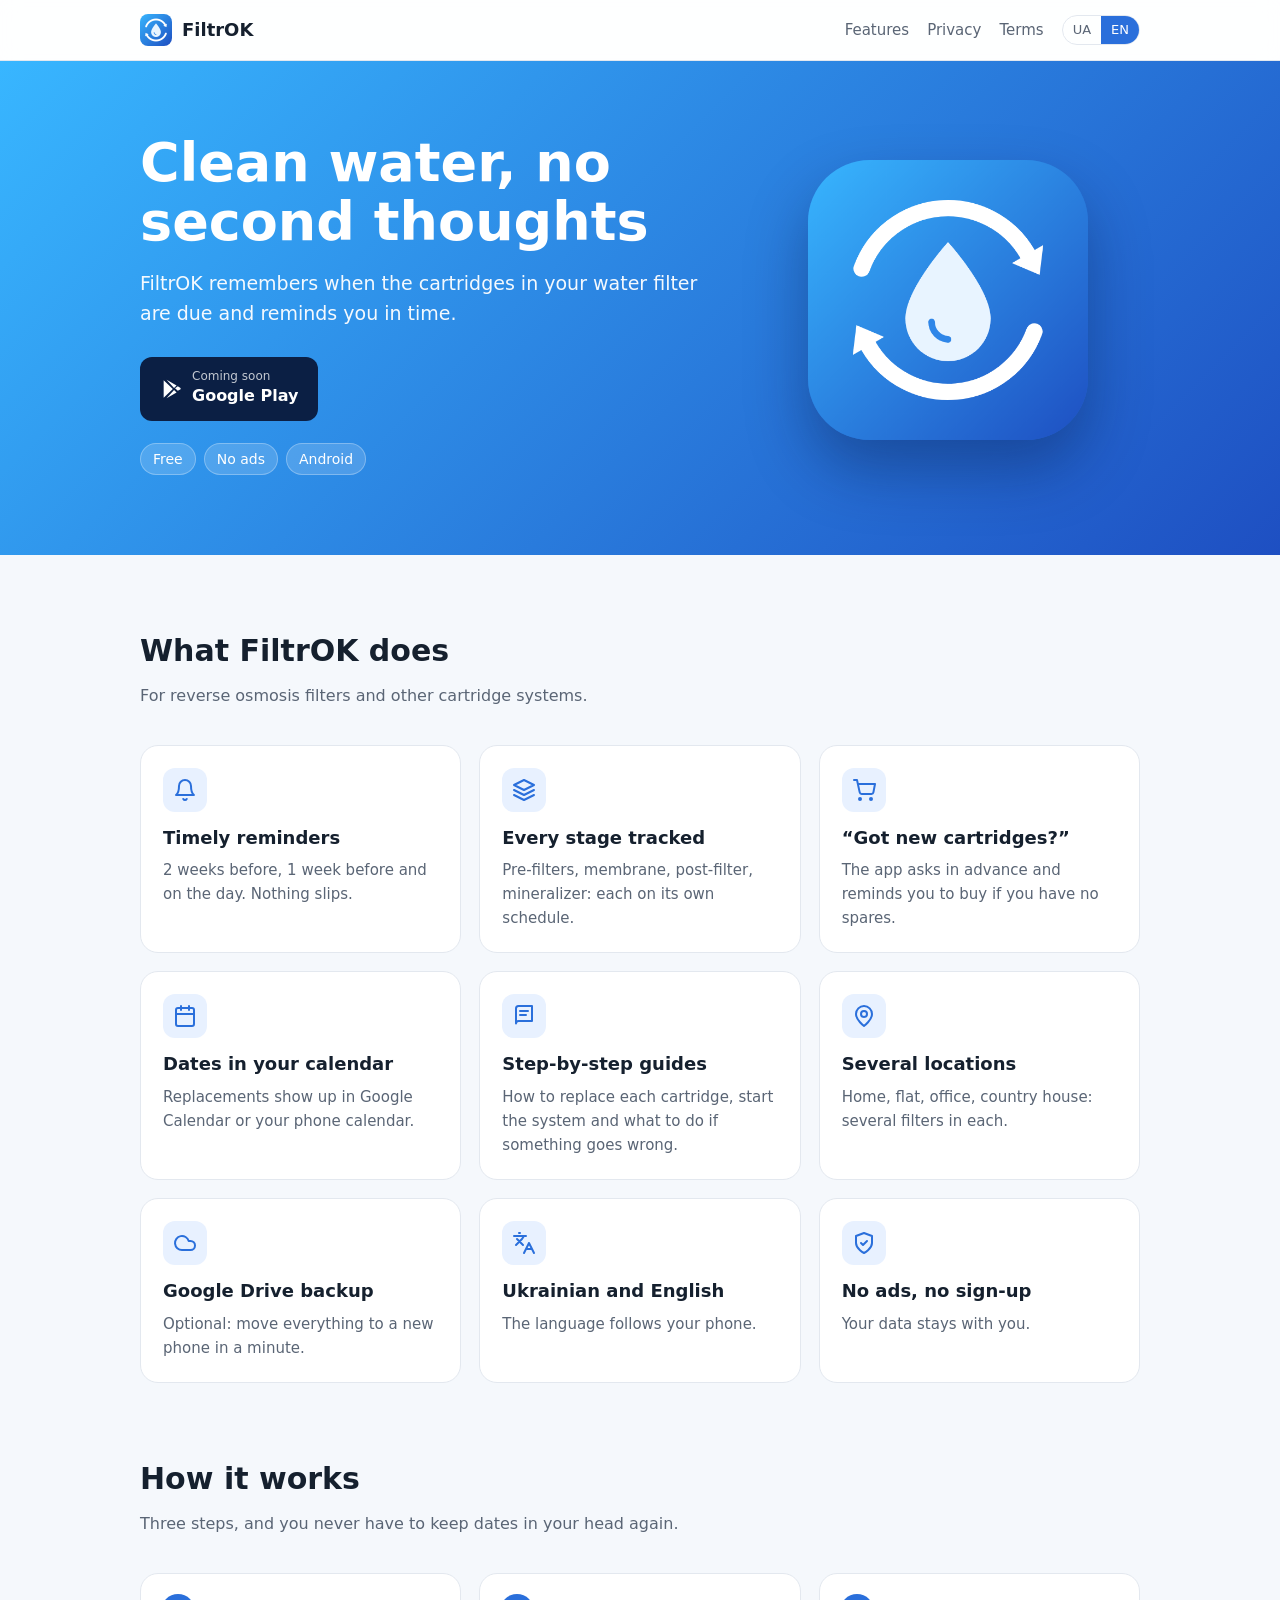
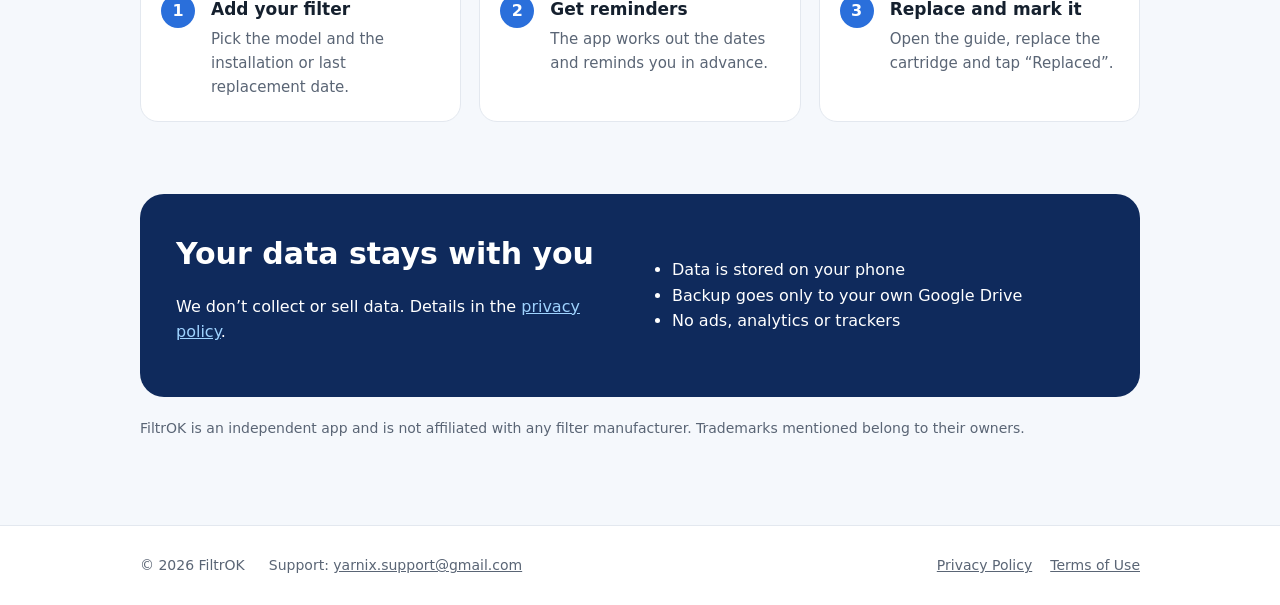
<file: index.html>
<!doctype html>
<html lang="uk">
<head>
<meta charset="utf-8">
<meta name="viewport" content="width=device-width, initial-scale=1">
<title>ФільтрОК — нагадування про заміну картриджів</title>
<meta name="title-uk" content="ФільтрОК — нагадування про заміну картриджів">
<meta name="title-en" content="FiltrOK — water filter cartridge reminders">
<meta name="description" content="ФільтрОК нагадує, коли міняти картриджі фільтра для води.">
<link rel="icon" href="icon.png">
<link rel="stylesheet" href="style.css">
</head>
<body>
<header class="bar"><div class="wrap">
  <a class="brand" href="./"><img src="icon.png" alt=""><span data-lang="uk">ФільтрОК</span><span data-lang="en">FiltrOK</span></a>
  <nav class="nav">
    <a class="hide-m" href="./#features"><span data-lang="uk">Можливості</span><span data-lang="en">Features</span></a>
    <a class="hide-m" href="privacy.html"><span data-lang="uk">Конфіденційність</span><span data-lang="en">Privacy</span></a>
    <a class="hide-m" href="terms.html"><span data-lang="uk">Умови</span><span data-lang="en">Terms</span></a>
    <div class="lang"><button data-set="uk">UA</button><button data-set="en">EN</button></div>
  </nav>
</div></header>
<section class="hero"><div class="wrap">
  <div>
    <h1><span data-lang="uk">Чиста вода без зайвих думок</span><span data-lang="en">Clean water, no second thoughts</span></h1>
    <p class="lead"><span data-lang="uk">ФільтрОК пам’ятає, коли міняти картриджі у вашому фільтрі для води, і нагадує вчасно.</span><span data-lang="en">FiltrOK remembers when the cartridges in your water filter are due and reminds you in time.</span></p>
    <span class="badge"><svg width="22" height="22" viewBox="0 0 24 24" fill="currentColor" aria-hidden="true"><path d="M4 2.5v19l10-9.5L4 2.5zm11.3 10.7 2.8 2.7-10.9 6.1 8.1-8.8zm0-2.4L7.2 2l10.9 6.1-2.8 2.7zM19.4 9l2.6 1.5c.8.5.8 1.6 0 2.1L19.4 14l-3-2.9 3-2.1z"/></svg><span><small><span data-lang="uk">Незабаром</span><span data-lang="en">Coming soon</span></small>Google Play</span></span>
    <div class="pills"><span class="pill"><span data-lang="uk">Безкоштовно</span><span data-lang="en">Free</span></span><span class="pill"><span data-lang="uk">Без реклами</span><span data-lang="en">No ads</span></span><span class="pill">Android</span></div>
  </div>
  <div class="hero-icon"><img src="icon.png" alt="ФільтрОК"></div>
</div></section>

<section class="block" id="features"><div class="wrap">
  <h2><span data-lang="uk">Що вміє ФільтрОК</span><span data-lang="en">What FiltrOK does</span></h2>
  <p class="sub"><span data-lang="uk">Для фільтрів зворотного осмосу та інших систем з картриджами.</span><span data-lang="en">For reverse osmosis filters and other cartridge systems.</span></p>
  <div class="grid"><div class="card"><div class="ic"><svg width="24" height="24" viewBox="0 0 24 24" fill="none" stroke="currentColor" stroke-width="2" stroke-linecap="round" stroke-linejoin="round" aria-hidden="true"><path d="M6 8a6 6 0 0 1 12 0c0 7 3 9 3 9H3s3-2 3-9"/><path d="M10.3 21a1.94 1.94 0 0 0 3.4 0"/></svg></div><h3><span data-lang="uk">Нагадування вчасно</span><span data-lang="en">Timely reminders</span></h3><p><span data-lang="uk">За 2 тижні, за тиждень і в день заміни. Нічого не пропустите.</span><span data-lang="en">2 weeks before, 1 week before and on the day. Nothing slips.</span></p></div><div class="card"><div class="ic"><svg width="24" height="24" viewBox="0 0 24 24" fill="none" stroke="currentColor" stroke-width="2" stroke-linecap="round" stroke-linejoin="round" aria-hidden="true"><path d="m12 2 10 5-10 5L2 7l10-5z"/><path d="m2 17 10 5 10-5"/><path d="m2 12 10 5 10-5"/></svg></div><h3><span data-lang="uk">Кожен ступінь окремо</span><span data-lang="en">Every stage tracked</span></h3><p><span data-lang="uk">Передфільтри, мембрана, постфільтр, мінералізатор: у кожного свій строк.</span><span data-lang="en">Pre-filters, membrane, post-filter, mineralizer: each on its own schedule.</span></p></div><div class="card"><div class="ic"><svg width="24" height="24" viewBox="0 0 24 24" fill="none" stroke="currentColor" stroke-width="2" stroke-linecap="round" stroke-linejoin="round" aria-hidden="true"><circle cx="8" cy="21" r="1"/><circle cx="19" cy="21" r="1"/><path d="M2 2h3l2.7 12.4a2 2 0 0 0 2 1.6h9.7a2 2 0 0 0 2-1.6L23 6H6"/></svg></div><h3><span data-lang="uk">«Чи є нові картриджі?»</span><span data-lang="en">“Got new cartridges?”</span></h3><p><span data-lang="uk">Додаток заздалегідь спитає й нагадає купити, якщо запасу немає.</span><span data-lang="en">The app asks in advance and reminds you to buy if you have no spares.</span></p></div><div class="card"><div class="ic"><svg width="24" height="24" viewBox="0 0 24 24" fill="none" stroke="currentColor" stroke-width="2" stroke-linecap="round" stroke-linejoin="round" aria-hidden="true"><rect x="3" y="4" width="18" height="18" rx="2"/><path d="M16 2v4M8 2v4M3 10h18"/></svg></div><h3><span data-lang="uk">Дати в календарі</span><span data-lang="en">Dates in your calendar</span></h3><p><span data-lang="uk">Заміни з’являються у вашому Google Календарі або календарі телефону.</span><span data-lang="en">Replacements show up in Google Calendar or your phone calendar.</span></p></div><div class="card"><div class="ic"><svg width="24" height="24" viewBox="0 0 24 24" fill="none" stroke="currentColor" stroke-width="2" stroke-linecap="round" stroke-linejoin="round" aria-hidden="true"><path d="M4 19.5A2.5 2.5 0 0 1 6.5 17H20V2H6.5A2.5 2.5 0 0 0 4 4.5v15z"/><path d="M8 7h8M8 11h6"/></svg></div><h3><span data-lang="uk">Покрокові інструкції</span><span data-lang="en">Step-by-step guides</span></h3><p><span data-lang="uk">Як замінити кожен картридж, як запустити систему і що робити, якщо щось пішло не так.</span><span data-lang="en">How to replace each cartridge, start the system and what to do if something goes wrong.</span></p></div><div class="card"><div class="ic"><svg width="24" height="24" viewBox="0 0 24 24" fill="none" stroke="currentColor" stroke-width="2" stroke-linecap="round" stroke-linejoin="round" aria-hidden="true"><path d="M20 10c0 6-8 12-8 12s-8-6-8-12a8 8 0 0 1 16 0Z"/><circle cx="12" cy="10" r="3"/></svg></div><h3><span data-lang="uk">Кілька локацій</span><span data-lang="en">Several locations</span></h3><p><span data-lang="uk">Будинок, квартира, офіс, дача: кілька фільтрів у кожній.</span><span data-lang="en">Home, flat, office, country house: several filters in each.</span></p></div><div class="card"><div class="ic"><svg width="24" height="24" viewBox="0 0 24 24" fill="none" stroke="currentColor" stroke-width="2" stroke-linecap="round" stroke-linejoin="round" aria-hidden="true"><path d="M17.5 19H9a7 7 0 1 1 6.71-9h1.79a4.5 4.5 0 1 1 0 9Z"/></svg></div><h3><span data-lang="uk">Копія на Google Диску</span><span data-lang="en">Google Drive backup</span></h3><p><span data-lang="uk">За бажанням: перенесете все на новий телефон за хвилину.</span><span data-lang="en">Optional: move everything to a new phone in a minute.</span></p></div><div class="card"><div class="ic"><svg width="24" height="24" viewBox="0 0 24 24" fill="none" stroke="currentColor" stroke-width="2" stroke-linecap="round" stroke-linejoin="round" aria-hidden="true"><path d="m5 8 6 6M4 14l6-6 2-3M2 5h12M7 2h1M22 22l-5-10-5 10M14 18h6"/></svg></div><h3><span data-lang="uk">Українська та English</span><span data-lang="en">Ukrainian and English</span></h3><p><span data-lang="uk">Мова підлаштовується під телефон.</span><span data-lang="en">The language follows your phone.</span></p></div><div class="card"><div class="ic"><svg width="24" height="24" viewBox="0 0 24 24" fill="none" stroke="currentColor" stroke-width="2" stroke-linecap="round" stroke-linejoin="round" aria-hidden="true"><path d="M12 22s8-4 8-10V5l-8-3-8 3v7c0 6 8 10 8 10z"/><path d="m9 12 2 2 4-4"/></svg></div><h3><span data-lang="uk">Без реклами й реєстрації</span><span data-lang="en">No ads, no sign-up</span></h3><p><span data-lang="uk">Ваші дані лишаються у вас.</span><span data-lang="en">Your data stays with you.</span></p></div></div>
</div></section>

<section class="block" style="padding-top:0"><div class="wrap">
  <h2><span data-lang="uk">Як це працює</span><span data-lang="en">How it works</span></h2>
  <p class="sub"><span data-lang="uk">Три кроки, і більше не треба тримати дати в голові.</span><span data-lang="en">Three steps, and you never have to keep dates in your head again.</span></p>
  <div class="steps"><div class="step"><h3><span data-lang="uk">Додайте фільтр</span><span data-lang="en">Add your filter</span></h3><p><span data-lang="uk">Оберіть модель і дату встановлення або останньої заміни.</span><span data-lang="en">Pick the model and the installation or last replacement date.</span></p></div><div class="step"><h3><span data-lang="uk">Отримуйте нагадування</span><span data-lang="en">Get reminders</span></h3><p><span data-lang="uk">Додаток сам порахує строки й нагадає заздалегідь.</span><span data-lang="en">The app works out the dates and reminds you in advance.</span></p></div><div class="step"><h3><span data-lang="uk">Замініть і позначте</span><span data-lang="en">Replace and mark it</span></h3><p><span data-lang="uk">Відкрийте інструкцію, замініть картридж і натисніть «Замінив».</span><span data-lang="en">Open the guide, replace the cartridge and tap “Replaced”.</span></p></div></div>
</div></section>

<section class="block" style="padding-top:0"><div class="wrap">
  <div class="privacy-band">
    <div><h2><span data-lang="uk">Ваші дані лишаються у вас</span><span data-lang="en">Your data stays with you</span></h2>
    <p><span data-lang="uk">Ми не збираємо й не продаємо дані. Детальніше в <a href="privacy.html">політиці конфіденційності</a>.</span><span data-lang="en">We don’t collect or sell data. Details in the <a href="privacy.html">privacy policy</a>.</span></p></div>
    <ul>
      <li><span data-lang="uk">Дані зберігаються на телефоні</span><span data-lang="en">Data is stored on your phone</span></li>
      <li><span data-lang="uk">Резервна копія — лише у вашому Google Диску</span><span data-lang="en">Backup goes only to your own Google Drive</span></li>
      <li><span data-lang="uk">Без реклами, аналітики й трекерів</span><span data-lang="en">No ads, analytics or trackers</span></li>
    </ul>
  </div>
  <p class="note" style="margin-top:20px"><span data-lang="uk">ФільтрОК — незалежний застосунок і не пов’язаний з жодним виробником фільтрів. Згадані торгові марки належать їхнім власникам.</span><span data-lang="en">FiltrOK is an independent app and is not affiliated with any filter manufacturer. Trademarks mentioned belong to their owners.</span></p>
</div></section>
<footer><div class="wrap">
  <span>© 2026 <span data-lang="uk">ФільтрОК</span><span data-lang="en">FiltrOK</span></span>
  <span><span data-lang="uk">Підтримка</span><span data-lang="en">Support</span>: <a href="mailto:yarnix.support@gmail.com">yarnix.support@gmail.com</a></span>
  <div class="links">
    <a href="privacy.html"><span data-lang="uk">Політика конфіденційності</span><span data-lang="en">Privacy Policy</span></a>
    <a href="terms.html"><span data-lang="uk">Умови використання</span><span data-lang="en">Terms of Use</span></a>
  </div>
</div></footer>
<script src="lang.js"></script>
</body>
</html>
</file>
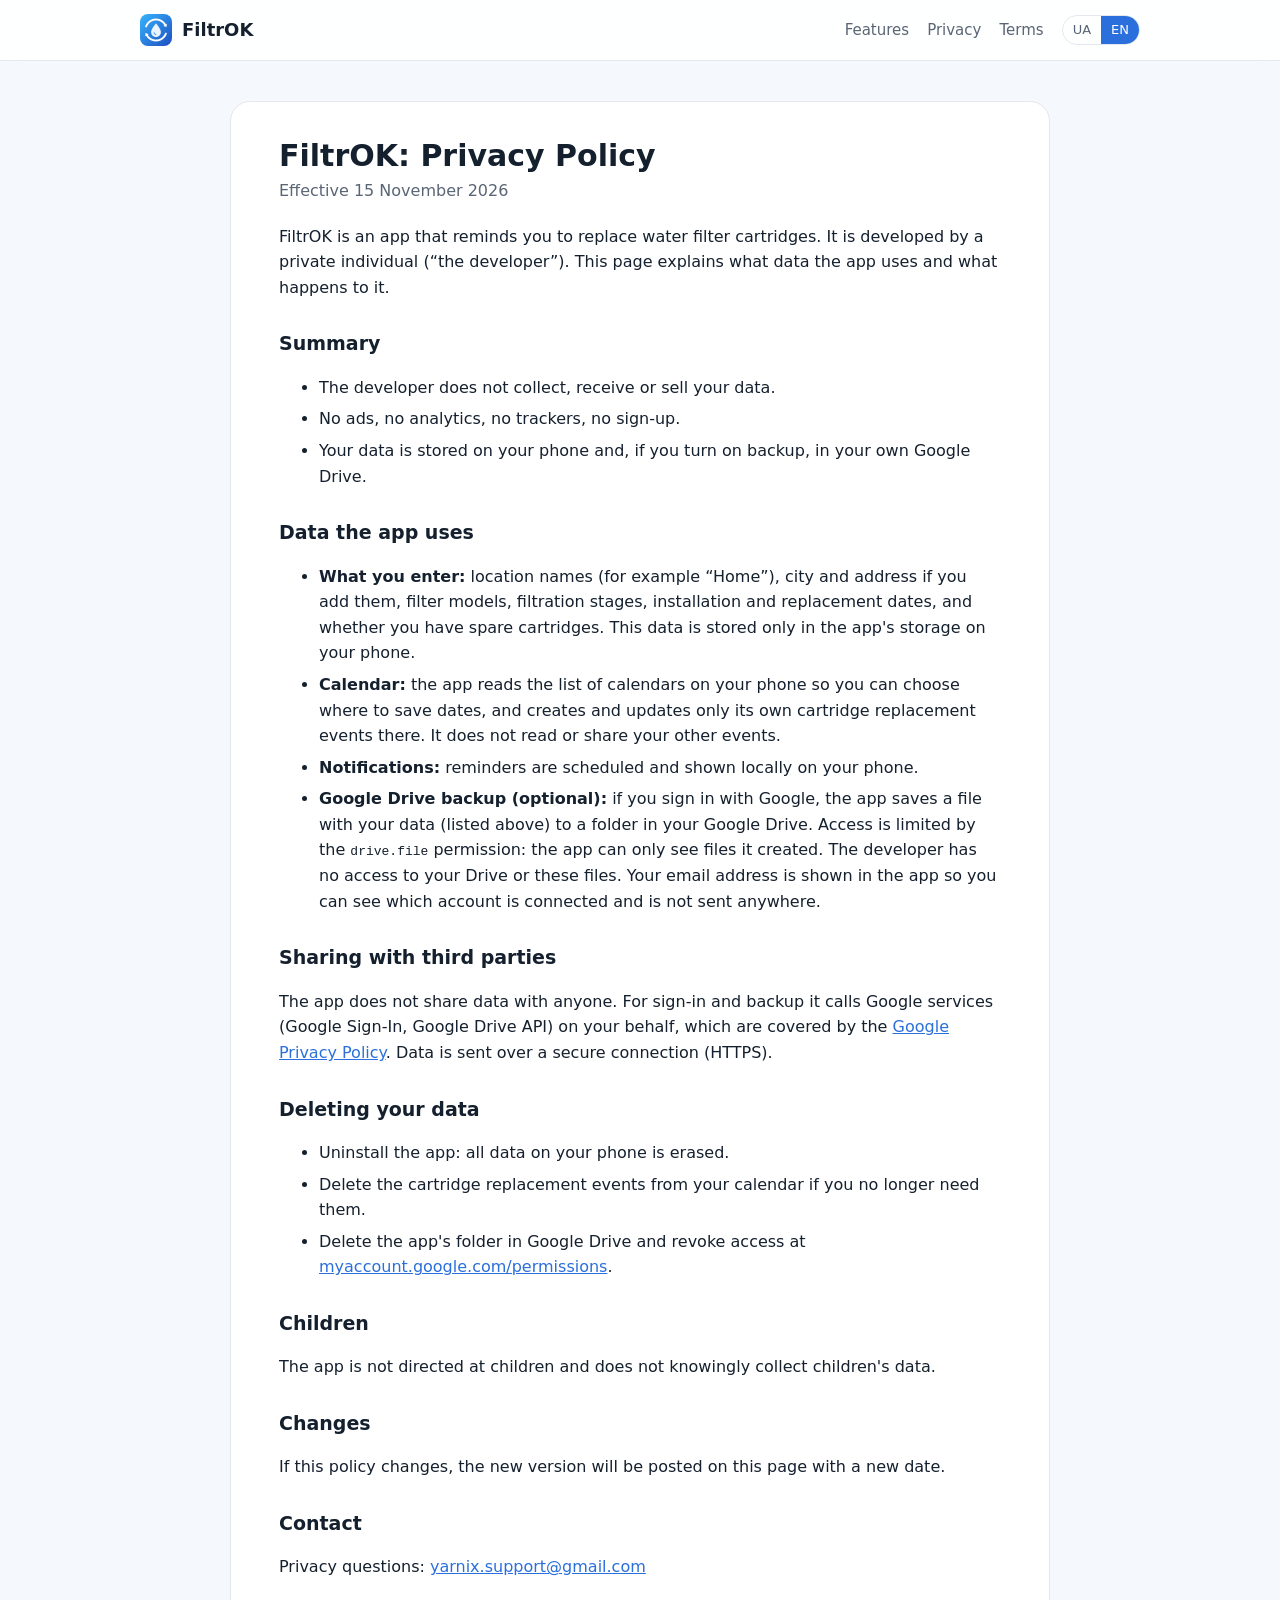
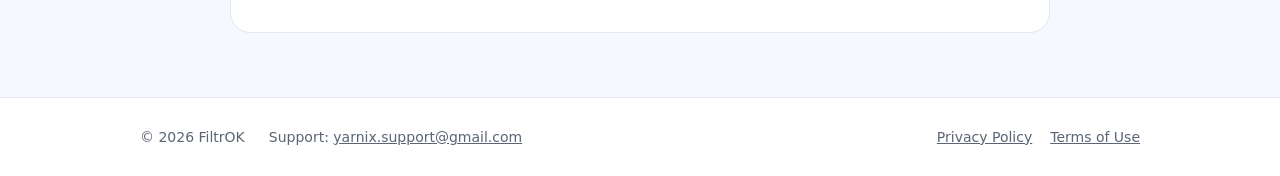
<file: privacy.html>
<!doctype html>
<html lang="uk">
<head>
<meta charset="utf-8">
<meta name="viewport" content="width=device-width, initial-scale=1">
<title>ФільтрОК — політика конфіденційності</title>
<meta name="title-uk" content="ФільтрОК — політика конфіденційності">
<meta name="title-en" content="FiltrOK — Privacy Policy">
<meta name="description" content="Політика конфіденційності застосунку ФільтрОК.">
<link rel="icon" href="icon.png">
<link rel="stylesheet" href="style.css">
</head>
<body>
<header class="bar"><div class="wrap">
  <a class="brand" href="./"><img src="icon.png" alt=""><span data-lang="uk">ФільтрОК</span><span data-lang="en">FiltrOK</span></a>
  <nav class="nav">
    <a class="hide-m" href="./#features"><span data-lang="uk">Можливості</span><span data-lang="en">Features</span></a>
    <a class="hide-m" href="privacy.html"><span data-lang="uk">Конфіденційність</span><span data-lang="en">Privacy</span></a>
    <a class="hide-m" href="terms.html"><span data-lang="uk">Умови</span><span data-lang="en">Terms</span></a>
    <div class="lang"><button data-set="uk">UA</button><button data-set="en">EN</button></div>
  </nav>
</div></header>
<main class="doc"><div data-lang="uk">
<h1>ФільтрОК: політика конфіденційності</h1>
<p class="date">Чинна з 15 листопада 2026 року</p>

<p>ФільтрОК — застосунок, що нагадує про заміну картриджів у фільтрах для води. Його розробляє приватна особа (далі «розробник»). Тут описано, які дані використовує застосунок і що з ними відбувається.</p>

<h2>Коротко</h2>
<ul>
  <li>Розробник не збирає, не отримує й не продає ваших даних.</li>
  <li>Немає реклами, аналітики, трекерів і реєстрації.</li>
  <li>Дані зберігаються на вашому телефоні, а якщо ви ввімкнете резервну копію, то й на вашому власному Google Диску.</li>
</ul>

<h2>Які дані використовує застосунок</h2>
<ul>
  <li><b>Те, що ви вводите самі:</b> назви локацій (наприклад, «Будинок»), місто й адреса, якщо ви їх вказали, моделі фільтрів, ступені очищення, дати встановлення й заміни, позначки про наявність картриджів. Ці дані зберігаються лише в пам'яті застосунку на телефоні.</li>
  <li><b>Календар:</b> застосунок читає список календарів на телефоні, щоб ви вибрали, куди записувати дати, і створює та змінює в ньому лише власні події про заміну картриджів. Інші події він не читає й нікуди не передає.</li>
  <li><b>Сповіщення:</b> нагадування плануються й показуються локально на телефоні.</li>
  <li><b>Резервна копія на Google Диску (за бажанням):</b> якщо ви ввійдете через Google, застосунок зберігає файл з вашими даними (перелік вище) у папці на вашому Google Диску. Доступ обмежено дозволом <code>drive.file</code>: застосунок бачить лише файли, які створив сам. Розробник не має доступу ні до вашого Диска, ні до цих файлів. Адреса вашої пошти показується в застосунку, щоб ви бачили, який акаунт підключено, і нікуди не передається.</li>
</ul>

<h2>Передача третім особам</h2>
<p>Застосунок не передає даних нікому. Для входу й резервної копії він звертається до сервісів Google (Google Sign-In, Google Drive API) від вашого імені. Їхню роботу регулює <a href="https://policies.google.com/privacy">Політика конфіденційності Google</a>. Дані передаються захищеним з'єднанням (HTTPS).</p>

<h2>Як видалити дані</h2>
<ul>
  <li>Видаліть застосунок: усі дані на телефоні буде стерто.</li>
  <li>Видаліть події «Заміна картриджів» у календарі, якщо вони вам більше не потрібні.</li>
  <li>Видаліть папку застосунку на Google Диску і відкличте доступ на сторінці <a href="https://myaccount.google.com/permissions">myaccount.google.com/permissions</a>.</li>
</ul>

<h2>Діти</h2>
<p>Застосунок не призначений для дітей і свідомо не збирає даних дітей.</p>

<h2>Зміни</h2>
<p>Якщо політика зміниться, нова версія з'явиться на цій сторінці з новою датою.</p>

<h2>Контакти</h2>
<p>Питання щодо конфіденційності: <a href="mailto:yarnix.support@gmail.com">yarnix.support@gmail.com</a></p>
</div><div data-lang="en" lang="en">
<h1>FiltrOK: Privacy Policy</h1>
<p class="date">Effective 15 November 2026</p>

<p>FiltrOK is an app that reminds you to replace water filter cartridges. It is developed by a private individual (“the developer”). This page explains what data the app uses and what happens to it.</p>

<h2>Summary</h2>
<ul>
  <li>The developer does not collect, receive or sell your data.</li>
  <li>No ads, no analytics, no trackers, no sign-up.</li>
  <li>Your data is stored on your phone and, if you turn on backup, in your own Google Drive.</li>
</ul>

<h2>Data the app uses</h2>
<ul>
  <li><b>What you enter:</b> location names (for example “Home”), city and address if you add them, filter models, filtration stages, installation and replacement dates, and whether you have spare cartridges. This data is stored only in the app's storage on your phone.</li>
  <li><b>Calendar:</b> the app reads the list of calendars on your phone so you can choose where to save dates, and creates and updates only its own cartridge replacement events there. It does not read or share your other events.</li>
  <li><b>Notifications:</b> reminders are scheduled and shown locally on your phone.</li>
  <li><b>Google Drive backup (optional):</b> if you sign in with Google, the app saves a file with your data (listed above) to a folder in your Google Drive. Access is limited by the <code>drive.file</code> permission: the app can only see files it created. The developer has no access to your Drive or these files. Your email address is shown in the app so you can see which account is connected and is not sent anywhere.</li>
</ul>

<h2>Sharing with third parties</h2>
<p>The app does not share data with anyone. For sign-in and backup it calls Google services (Google Sign-In, Google Drive API) on your behalf, which are covered by the <a href="https://policies.google.com/privacy">Google Privacy Policy</a>. Data is sent over a secure connection (HTTPS).</p>

<h2>Deleting your data</h2>
<ul>
  <li>Uninstall the app: all data on your phone is erased.</li>
  <li>Delete the cartridge replacement events from your calendar if you no longer need them.</li>
  <li>Delete the app's folder in Google Drive and revoke access at <a href="https://myaccount.google.com/permissions">myaccount.google.com/permissions</a>.</li>
</ul>

<h2>Children</h2>
<p>The app is not directed at children and does not knowingly collect children's data.</p>

<h2>Changes</h2>
<p>If this policy changes, the new version will be posted on this page with a new date.</p>

<h2>Contact</h2>
<p>Privacy questions: <a href="mailto:yarnix.support@gmail.com">yarnix.support@gmail.com</a></p>
</div></main>
<footer><div class="wrap">
  <span>© 2026 <span data-lang="uk">ФільтрОК</span><span data-lang="en">FiltrOK</span></span>
  <span><span data-lang="uk">Підтримка</span><span data-lang="en">Support</span>: <a href="mailto:yarnix.support@gmail.com">yarnix.support@gmail.com</a></span>
  <div class="links">
    <a href="privacy.html"><span data-lang="uk">Політика конфіденційності</span><span data-lang="en">Privacy Policy</span></a>
    <a href="terms.html"><span data-lang="uk">Умови використання</span><span data-lang="en">Terms of Use</span></a>
  </div>
</div></footer>
<script src="lang.js"></script>
</body>
</html>
</file>
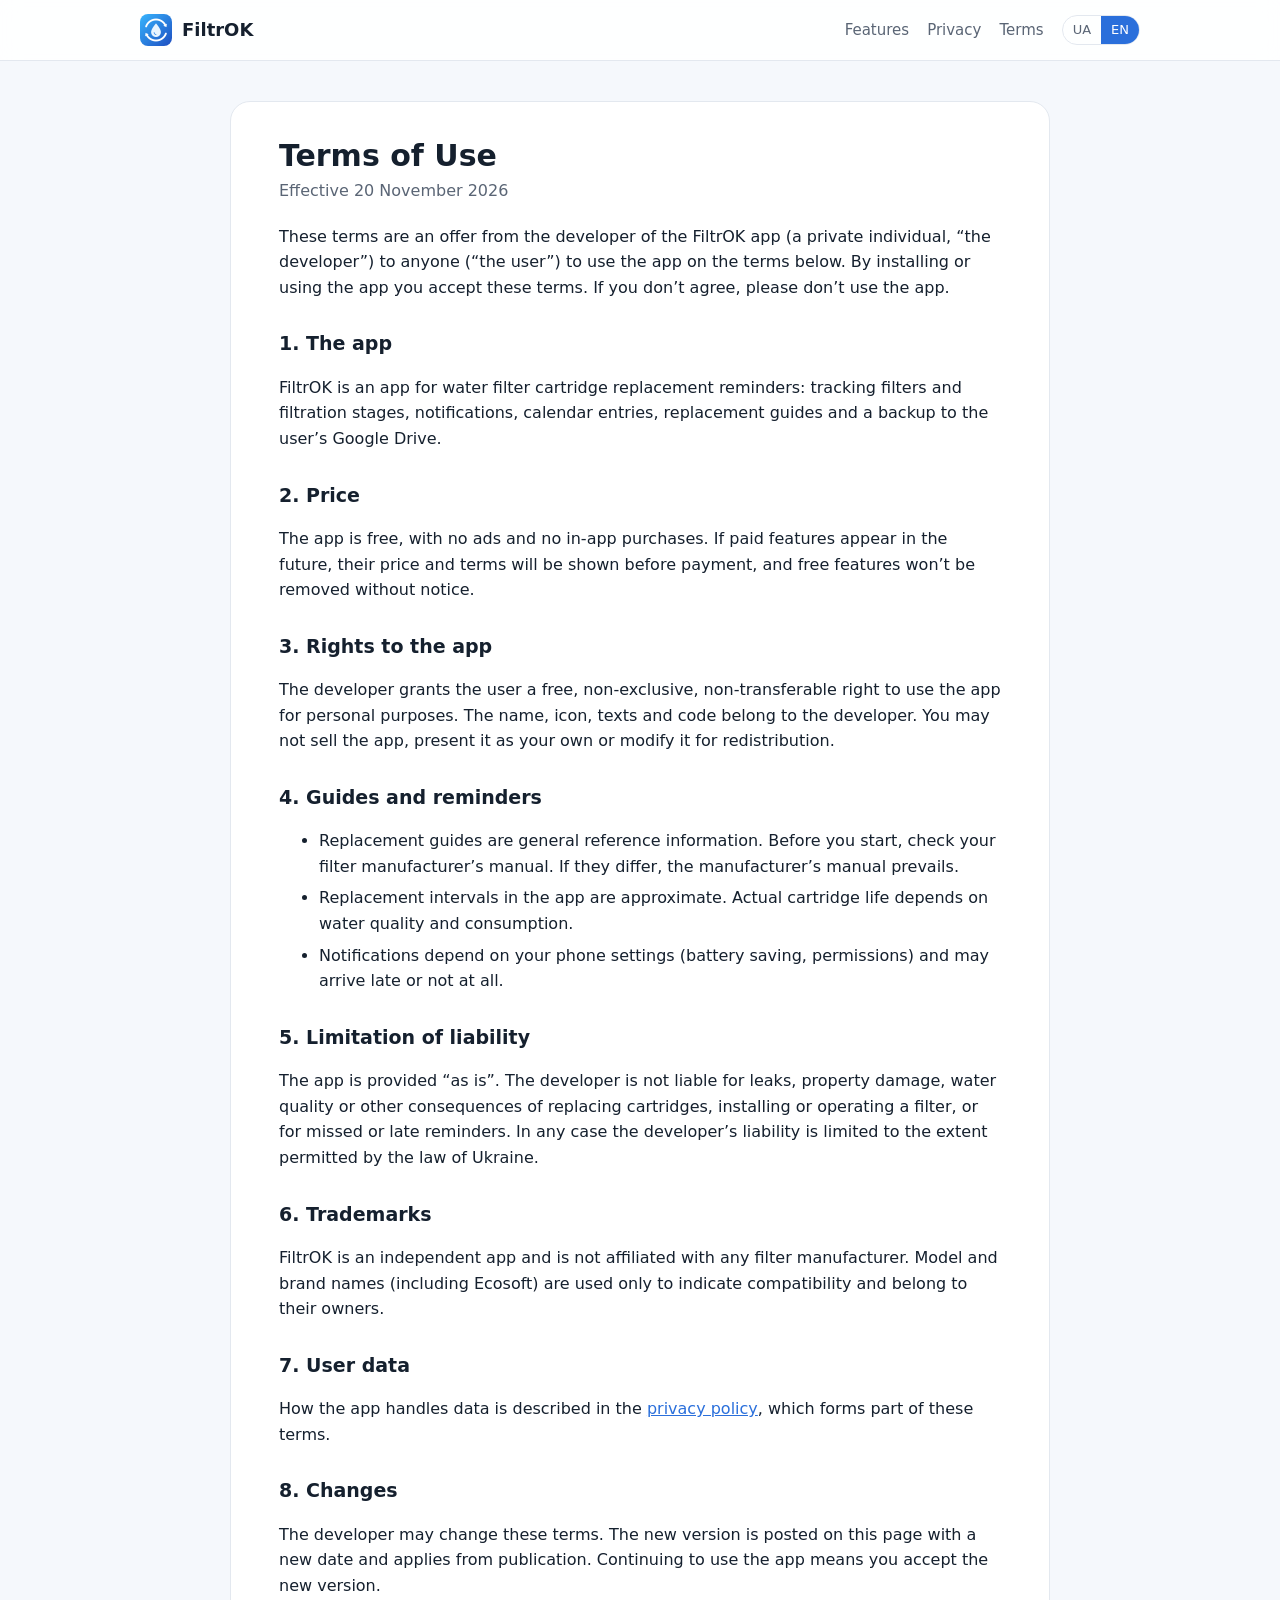
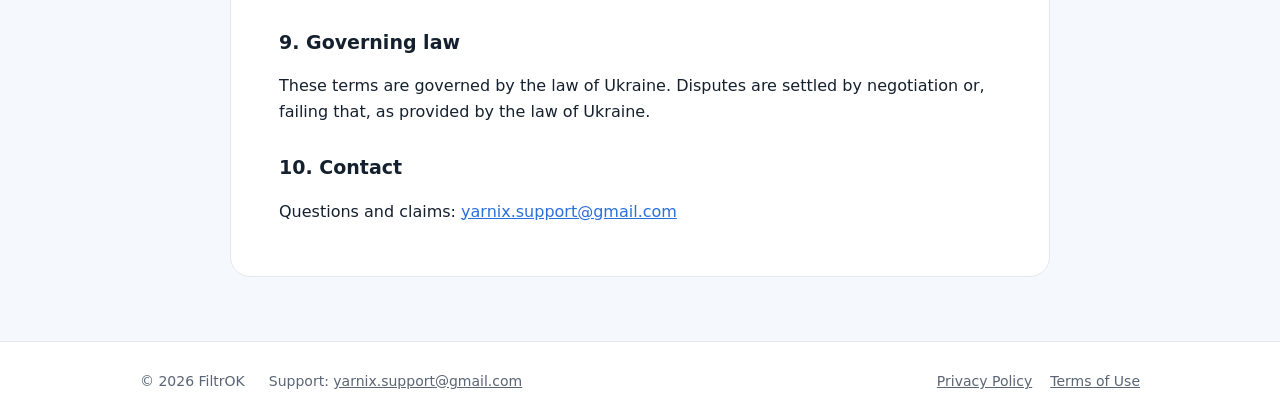
<file: terms.html>
<!doctype html>
<html lang="uk">
<head>
<meta charset="utf-8">
<meta name="viewport" content="width=device-width, initial-scale=1">
<title>ФільтрОК — умови використання</title>
<meta name="title-uk" content="ФільтрОК — умови використання">
<meta name="title-en" content="FiltrOK — Terms of Use">
<meta name="description" content="Умови використання (публічна оферта) застосунку ФільтрОК.">
<link rel="icon" href="icon.png">
<link rel="stylesheet" href="style.css">
</head>
<body>
<header class="bar"><div class="wrap">
  <a class="brand" href="./"><img src="icon.png" alt=""><span data-lang="uk">ФільтрОК</span><span data-lang="en">FiltrOK</span></a>
  <nav class="nav">
    <a class="hide-m" href="./#features"><span data-lang="uk">Можливості</span><span data-lang="en">Features</span></a>
    <a class="hide-m" href="privacy.html"><span data-lang="uk">Конфіденційність</span><span data-lang="en">Privacy</span></a>
    <a class="hide-m" href="terms.html"><span data-lang="uk">Умови</span><span data-lang="en">Terms</span></a>
    <div class="lang"><button data-set="uk">UA</button><button data-set="en">EN</button></div>
  </nav>
</div></header>
<main class="doc"><div data-lang="uk"><h1>Умови використання (публічна оферта)</h1>
<p class="date">Чинні з 20 листопада 2026 року</p>
<p>Ці умови — публічна пропозиція (оферта) розробника застосунку ФільтрОК (приватної особи, далі «розробник») будь-якій особі (далі «користувач») користуватися застосунком на викладених нижче умовах. Встановлюючи або використовуючи застосунок, ви приймаєте ці умови. Якщо ви з ними не згодні, не користуйтеся застосунком.</p>
<h2>1. Предмет</h2>
<p>ФільтрОК — застосунок для нагадувань про заміну картриджів фільтрів для води: облік фільтрів і ступенів очищення, сповіщення, записи в календар, інструкції із заміни та резервна копія на Google Диску користувача.</p>
<h2>2. Вартість</h2>
<p>Застосунок безкоштовний, без реклами й вбудованих покупок. Якщо в майбутньому з’являться платні функції, їхню ціну й умови буде показано до оплати, а безкоштовні функції не зникнуть без попередження.</p>
<h2>3. Права на застосунок</h2>
<p>Розробник надає користувачеві безоплатне, невиключне, непередаване право користуватися застосунком для особистих потреб. Назва, значок, тексти й код належать розробнику. Не дозволено продавати застосунок, видавати його за свій або змінювати його з метою поширення.</p>
<h2>4. Інструкції та нагадування</h2>
<ul>
<li>Інструкції із заміни мають загальний довідковий характер. Перед роботою звіряйтеся з паспортом і інструкцією виробника вашого фільтра. Якщо вони відрізняються, діє інструкція виробника.</li>
<li>Строки заміни в застосунку орієнтовні. Фактичний ресурс картриджів залежить від якості води й обсягу споживання.</li>
<li>Сповіщення залежать від налаштувань телефону (режим енергозбереження, дозволи) і можуть надходити із запізненням або не надійти.</li>
</ul>
<h2>5. Обмеження відповідальності</h2>
<p>Застосунок надається «як є». Розробник не відповідає за протікання, пошкодження майна, якість води чи інші наслідки заміни картриджів, монтажу або експлуатації фільтра, а також за пропущені чи запізнілі нагадування. Відповідальність розробника в будь-якому разі обмежена в межах, дозволених законодавством України.</p>
<h2>6. Торгові марки</h2>
<p>ФільтрОК — незалежний застосунок і не пов’язаний з жодним виробником фільтрів. Назви моделей і марок (зокрема Ecosoft) використано лише для позначення сумісності. Вони належать їхнім власникам.</p>
<h2>7. Дані користувача</h2>
<p>Як застосунок поводиться з даними, описано в <a href="privacy.html">політиці конфіденційності</a>, яка є частиною цих умов.</p>
<h2>8. Зміни умов</h2>
<p>Розробник може змінювати ці умови. Нова редакція з’являється на цій сторінці з новою датою і діє з моменту публікації. Якщо ви продовжуєте користуватися застосунком, це означає згоду з новою редакцією.</p>
<h2>9. Застосовне право</h2>
<p>Ці умови регулюються законодавством України. Спори вирішуються шляхом переговорів, а якщо не вдалося, то в порядку, встановленому законодавством України.</p>
<h2>10. Контакти</h2>
<p>Питання й претензії: <a href="mailto:yarnix.support@gmail.com">yarnix.support@gmail.com</a></p></div><div data-lang="en" lang="en"><h1>Terms of Use</h1>
<p class="date">Effective 20 November 2026</p>
<p>These terms are an offer from the developer of the FiltrOK app (a private individual, “the developer”) to anyone (“the user”) to use the app on the terms below. By installing or using the app you accept these terms. If you don’t agree, please don’t use the app.</p>
<h2>1. The app</h2>
<p>FiltrOK is an app for water filter cartridge replacement reminders: tracking filters and filtration stages, notifications, calendar entries, replacement guides and a backup to the user’s Google Drive.</p>
<h2>2. Price</h2>
<p>The app is free, with no ads and no in-app purchases. If paid features appear in the future, their price and terms will be shown before payment, and free features won’t be removed without notice.</p>
<h2>3. Rights to the app</h2>
<p>The developer grants the user a free, non-exclusive, non-transferable right to use the app for personal purposes. The name, icon, texts and code belong to the developer. You may not sell the app, present it as your own or modify it for redistribution.</p>
<h2>4. Guides and reminders</h2>
<ul>
<li>Replacement guides are general reference information. Before you start, check your filter manufacturer’s manual. If they differ, the manufacturer’s manual prevails.</li>
<li>Replacement intervals in the app are approximate. Actual cartridge life depends on water quality and consumption.</li>
<li>Notifications depend on your phone settings (battery saving, permissions) and may arrive late or not at all.</li>
</ul>
<h2>5. Limitation of liability</h2>
<p>The app is provided “as is”. The developer is not liable for leaks, property damage, water quality or other consequences of replacing cartridges, installing or operating a filter, or for missed or late reminders. In any case the developer’s liability is limited to the extent permitted by the law of Ukraine.</p>
<h2>6. Trademarks</h2>
<p>FiltrOK is an independent app and is not affiliated with any filter manufacturer. Model and brand names (including Ecosoft) are used only to indicate compatibility and belong to their owners.</p>
<h2>7. User data</h2>
<p>How the app handles data is described in the <a href="privacy.html">privacy policy</a>, which forms part of these terms.</p>
<h2>8. Changes</h2>
<p>The developer may change these terms. The new version is posted on this page with a new date and applies from publication. Continuing to use the app means you accept the new version.</p>
<h2>9. Governing law</h2>
<p>These terms are governed by the law of Ukraine. Disputes are settled by negotiation or, failing that, as provided by the law of Ukraine.</p>
<h2>10. Contact</h2>
<p>Questions and claims: <a href="mailto:yarnix.support@gmail.com">yarnix.support@gmail.com</a></p></div></main>
<footer><div class="wrap">
  <span>© 2026 <span data-lang="uk">ФільтрОК</span><span data-lang="en">FiltrOK</span></span>
  <span><span data-lang="uk">Підтримка</span><span data-lang="en">Support</span>: <a href="mailto:yarnix.support@gmail.com">yarnix.support@gmail.com</a></span>
  <div class="links">
    <a href="privacy.html"><span data-lang="uk">Політика конфіденційності</span><span data-lang="en">Privacy Policy</span></a>
    <a href="terms.html"><span data-lang="uk">Умови використання</span><span data-lang="en">Terms of Use</span></a>
  </div>
</div></footer>
<script src="lang.js"></script>
</body>
</html>
</file>
<file: style.css>
:root {
  --blue-1: #38B6FF; --blue-2: #1E4FC2; --accent: #2A6FDB;
  --ink: #15202e; --muted: #5a6575; --line: #e3e8ef;
  --bg: #f5f8fc; --card: #ffffff;
}
* { box-sizing: border-box; }
html { scroll-behavior: smooth; }
body { margin: 0; font-family: system-ui, -apple-system, "Segoe UI", Roboto, sans-serif; color: var(--ink); background: var(--bg); line-height: 1.6; }
a { color: var(--accent); }
.wrap { max-width: 1040px; margin: 0 auto; padding: 0 20px; }

/* top bar */
.bar { position: sticky; top: 0; z-index: 10; background: rgba(255,255,255,.88); backdrop-filter: blur(10px); border-bottom: 1px solid var(--line); }
.bar .wrap { display: flex; align-items: center; gap: 16px; height: 60px; }
.brand { display: flex; align-items: center; gap: 10px; font-weight: 700; font-size: 18px; color: var(--ink); text-decoration: none; }
.brand img { width: 32px; height: 32px; border-radius: 8px; }
.nav { margin-left: auto; display: flex; gap: 18px; align-items: center; }
.nav a { color: var(--muted); text-decoration: none; font-size: 15px; }
.nav a:hover { color: var(--ink); }
.lang { display: flex; border: 1px solid var(--line); border-radius: 999px; overflow: hidden; }
.lang button { border: 0; background: none; padding: 4px 10px; font: inherit; font-size: 13px; color: var(--muted); cursor: pointer; }
.lang button.on { background: var(--accent); color: #fff; }

/* hero */
.hero { background: linear-gradient(135deg, var(--blue-1), var(--blue-2)); color: #fff; overflow: hidden; }
.hero .wrap { display: grid; grid-template-columns: 1.2fr .8fr; gap: 40px; align-items: center; padding-top: 72px; padding-bottom: 80px; }
.hero h1 { font-size: clamp(34px, 6vw, 54px); line-height: 1.1; margin: 0 0 16px; }
.hero p.lead { font-size: 19px; opacity: .95; margin: 0 0 28px; max-width: 34em; }
.badge { display: inline-flex; align-items: center; gap: 10px; background: #0b1f44; color: #fff; padding: 12px 20px; border-radius: 12px; font-weight: 600; text-decoration: none; }
.badge small { display: block; font-weight: 400; opacity: .75; font-size: 12px; line-height: 1.2; }
.pills { display: flex; flex-wrap: wrap; gap: 8px; margin-top: 22px; }
.pill { background: rgba(255,255,255,.16); border: 1px solid rgba(255,255,255,.28); padding: 4px 12px; border-radius: 999px; font-size: 14px; }
.hero-icon { justify-self: center; position: relative; }
.hero-icon img { width: min(280px, 60vw); border-radius: 22%; box-shadow: 0 30px 60px rgba(5,20,60,.35); }

/* sections */
section.block { padding: 72px 0; }
section.block h2 { font-size: 30px; margin: 0 0 8px; }
section.block p.sub { color: var(--muted); margin: 0 0 36px; }
.grid { display: grid; grid-template-columns: repeat(3, 1fr); gap: 18px; }
.card { background: var(--card); border: 1px solid var(--line); border-radius: 18px; padding: 22px; }
.card .ic { width: 44px; height: 44px; border-radius: 12px; display: grid; place-items: center; background: #e8f1ff; color: var(--accent); margin-bottom: 12px; }
.card h3 { margin: 0 0 6px; font-size: 18px; }
.card p { margin: 0; color: var(--muted); font-size: 15px; }
.steps { counter-reset: s; display: grid; grid-template-columns: repeat(3, 1fr); gap: 18px; }
.step { position: relative; padding: 22px 22px 22px 70px; background: var(--card); border: 1px solid var(--line); border-radius: 18px; }
.step::before { counter-increment: s; content: counter(s); position: absolute; left: 20px; top: 20px; width: 34px; height: 34px; border-radius: 50%; background: var(--accent); color: #fff; display: grid; place-items: center; font-weight: 700; }
.step h3 { margin: 0 0 4px; font-size: 17px; }
.step p { margin: 0; color: var(--muted); font-size: 15px; }
.privacy-band { background: #0f2a5c; color: #fff; border-radius: 24px; padding: 36px; display: grid; grid-template-columns: 1fr 1fr; gap: 24px; align-items: center; }
.privacy-band h2 { color: #fff; }
.privacy-band ul { margin: 0; padding-left: 20px; }
.privacy-band a { color: #9fd3ff; }
.note { color: var(--muted); font-size: 14px; }

/* documents */
.doc { background: var(--card); border: 1px solid var(--line); border-radius: 20px; padding: 36px clamp(20px, 5vw, 48px); margin: 40px auto 64px; max-width: 820px; }
.doc h1 { font-size: 30px; line-height: 1.2; margin: 0 0 4px; }
.doc h2 { font-size: 19px; margin: 28px 0 8px; }
.doc .date { color: var(--muted); margin: 0 0 20px; }
.doc li { margin-bottom: 6px; }

footer { border-top: 1px solid var(--line); background: #fff; }
footer .wrap { display: flex; flex-wrap: wrap; gap: 12px 24px; padding: 28px 20px; color: var(--muted); font-size: 14px; align-items: center; }
footer .links { display: flex; flex-wrap: wrap; gap: 18px; margin-left: auto; }
footer a { color: var(--muted); }

[data-lang] { display: none; }
html[lang="uk"] [data-lang="uk"], html[lang="en"] [data-lang="en"] { display: revert; }

@media (max-width: 820px) {
  .hero .wrap { grid-template-columns: 1fr; text-align: center; padding-top: 48px; padding-bottom: 56px; }
  .hero p.lead { margin-left: auto; margin-right: auto; }
  .pills { justify-content: center; }
  .hero-icon { order: -1; }
  .hero-icon img { width: 160px; }
  .grid, .steps, .privacy-band { grid-template-columns: 1fr; }
  .nav a.hide-m { display: none; }
  section.block { padding: 52px 0; }
}
</file>
